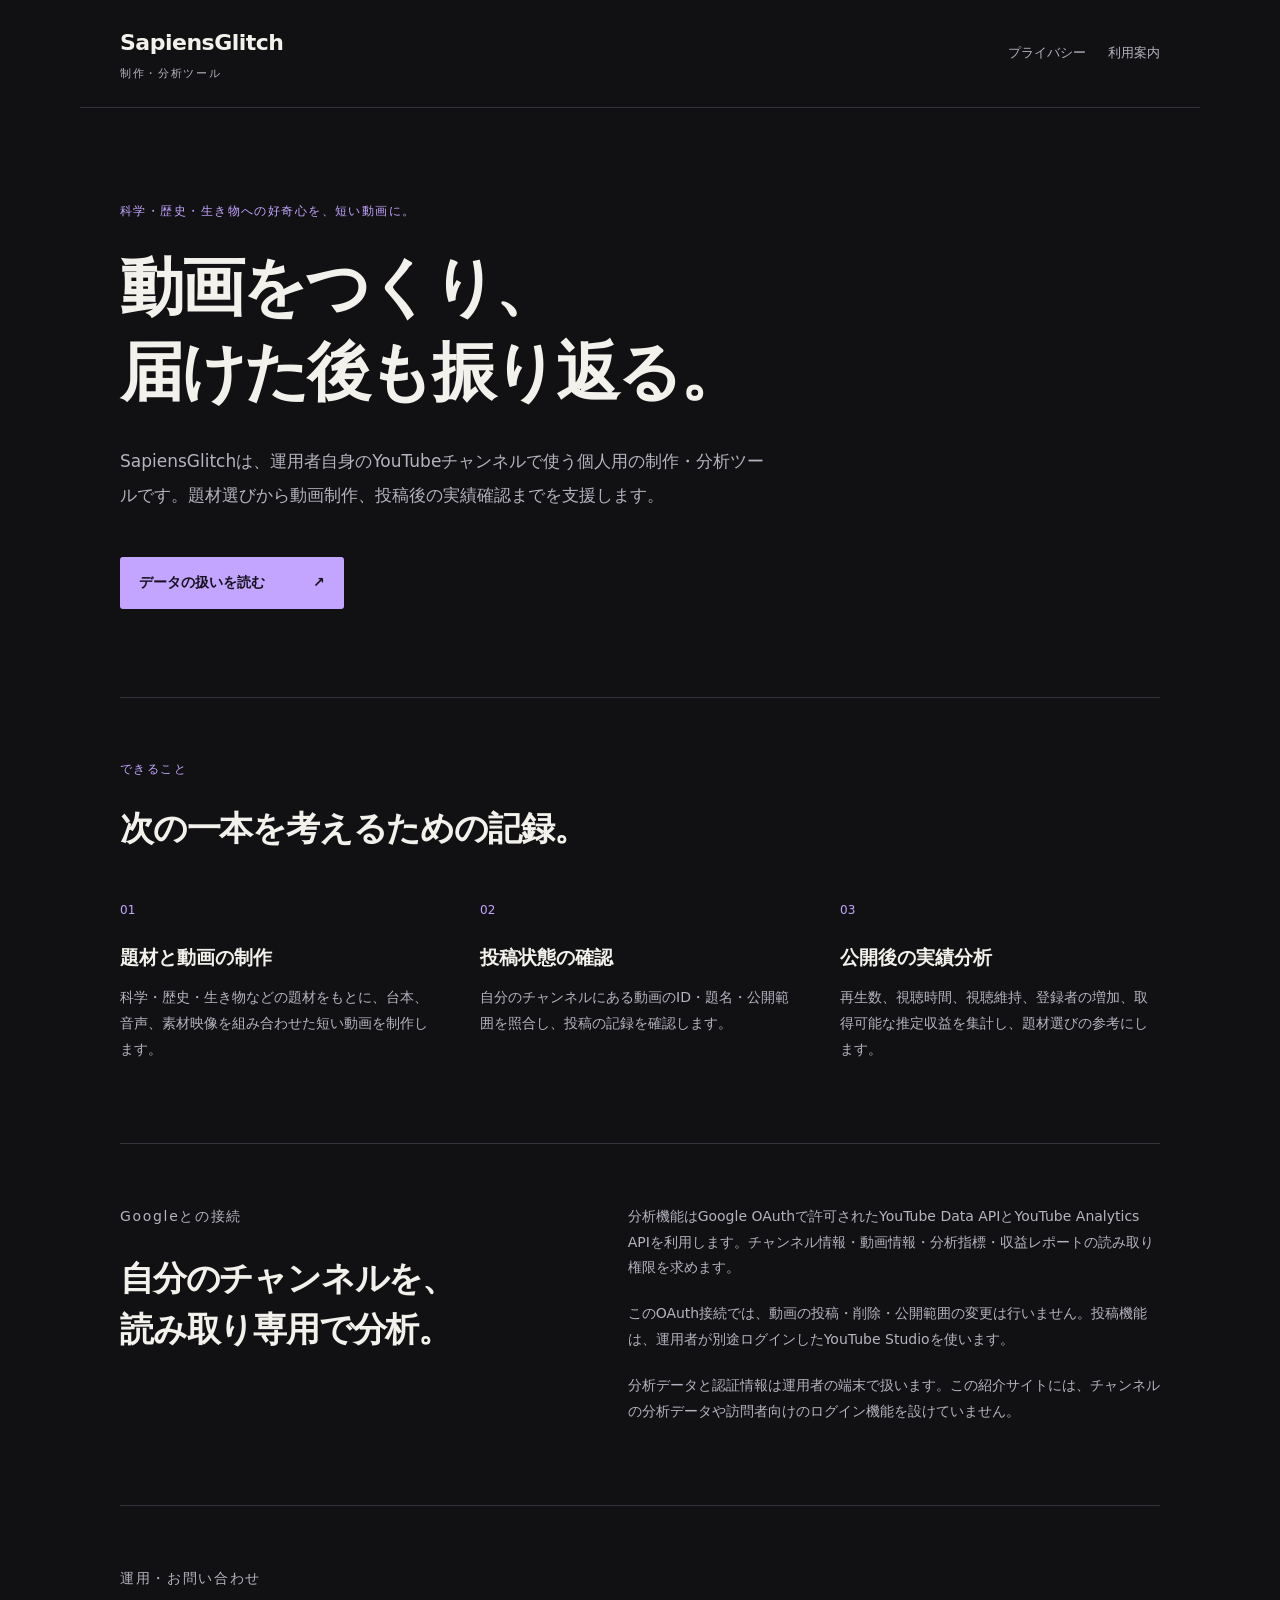
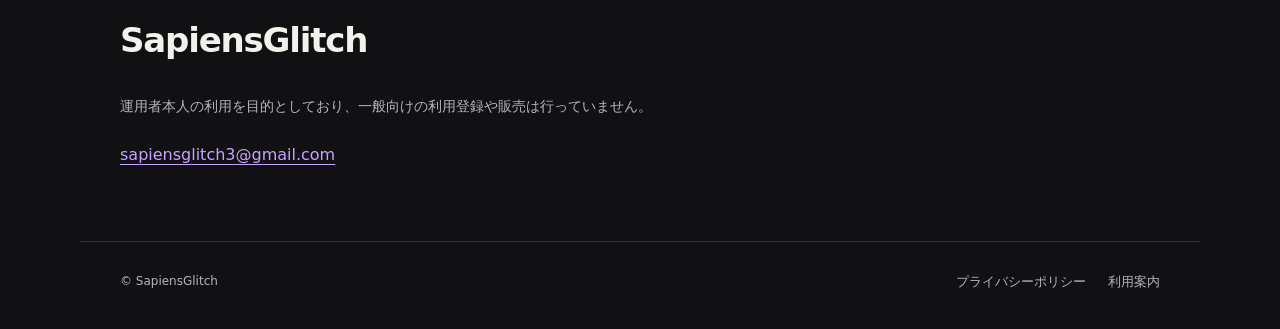
<file: index.html>
<!doctype html>
<html lang="ja">
<head>
  <meta charset="utf-8"><meta name="viewport" content="width=device-width, initial-scale=1">
  <meta name="google-site-verification" content="OR5h4uOmmABGATlJoqpZGe2ouieahJlwTH4jXGAMpkk">
  <meta name="description" content="SapiensGlitchは、運用者自身のYouTubeチャンネルの動画制作と実績分析を支援する個人用ツールです。">
  <title>SapiensGlitch — 動画制作とチャンネル分析</title>
  <link rel="stylesheet" href="styles.css">
</head>
<body>
  <a class="skip" href="#main">本文へ移動</a>
  <header class="shell"><a class="brand" href="index.html">SapiensGlitch<span>制作・分析ツール</span></a><nav aria-label="メイン"><a href="privacy.html">プライバシー</a><a href="terms.html">利用案内</a></nav></header>
  <main id="main" class="shell">
    <section class="hero">
      <p class="eyebrow">科学・歴史・生き物への好奇心を、短い動画に。</p>
      <h1>動画をつくり、<br>届けた後も振り返る。</h1>
      <p class="lead">SapiensGlitchは、運用者自身のYouTubeチャンネルで使う個人用の制作・分析ツールです。題材選びから動画制作、投稿後の実績確認までを支援します。</p>
      <a class="button" href="privacy.html">データの扱いを読む <span aria-hidden="true">↗</span></a>
    </section>
    <section class="section" aria-labelledby="purpose"><p class="eyebrow">できること</p><h2 id="purpose">次の一本を考えるための記録。</h2><div class="features">
      <article><span class="number">01</span><h3>題材と動画の制作</h3><p>科学・歴史・生き物などの題材をもとに、台本、音声、素材映像を組み合わせた短い動画を制作します。</p></article>
      <article><span class="number">02</span><h3>投稿状態の確認</h3><p>自分のチャンネルにある動画のID・題名・公開範囲を照合し、投稿の記録を確認します。</p></article>
      <article><span class="number">03</span><h3>公開後の実績分析</h3><p>再生数、視聴時間、視聴維持、登録者の増加、取得可能な推定収益を集計し、題材選びの参考にします。</p></article>
    </div></section>
    <section class="section connection" aria-labelledby="connection"><div><p class="eyebrow">Googleとの接続</p><h2 id="connection">自分のチャンネルを、<br>読み取り専用で分析。</h2></div><div><p>分析機能はGoogle OAuthで許可されたYouTube Data APIとYouTube Analytics APIを利用します。チャンネル情報・動画情報・分析指標・収益レポートの読み取り権限を求めます。</p><p>このOAuth接続では、動画の投稿・削除・公開範囲の変更は行いません。投稿機能は、運用者が別途ログインしたYouTube Studioを使います。</p><p>分析データと認証情報は運用者の端末で扱います。この紹介サイトには、チャンネルの分析データや訪問者向けのログイン機能を設けていません。</p></div></section>
    <section class="section contact" aria-labelledby="contact"><p class="eyebrow">運用・お問い合わせ</p><h2 id="contact">SapiensGlitch</h2><p>運用者本人の利用を目的としており、一般向けの利用登録や販売は行っていません。</p><a href="mailto:sapiensglitch3@gmail.com">sapiensglitch3@gmail.com</a></section>
  </main>
  <footer class="shell"><span>© SapiensGlitch</span><nav aria-label="関連情報"><a href="privacy.html">プライバシーポリシー</a><a href="terms.html">利用案内</a></nav></footer>
</body>
</html>
</file>
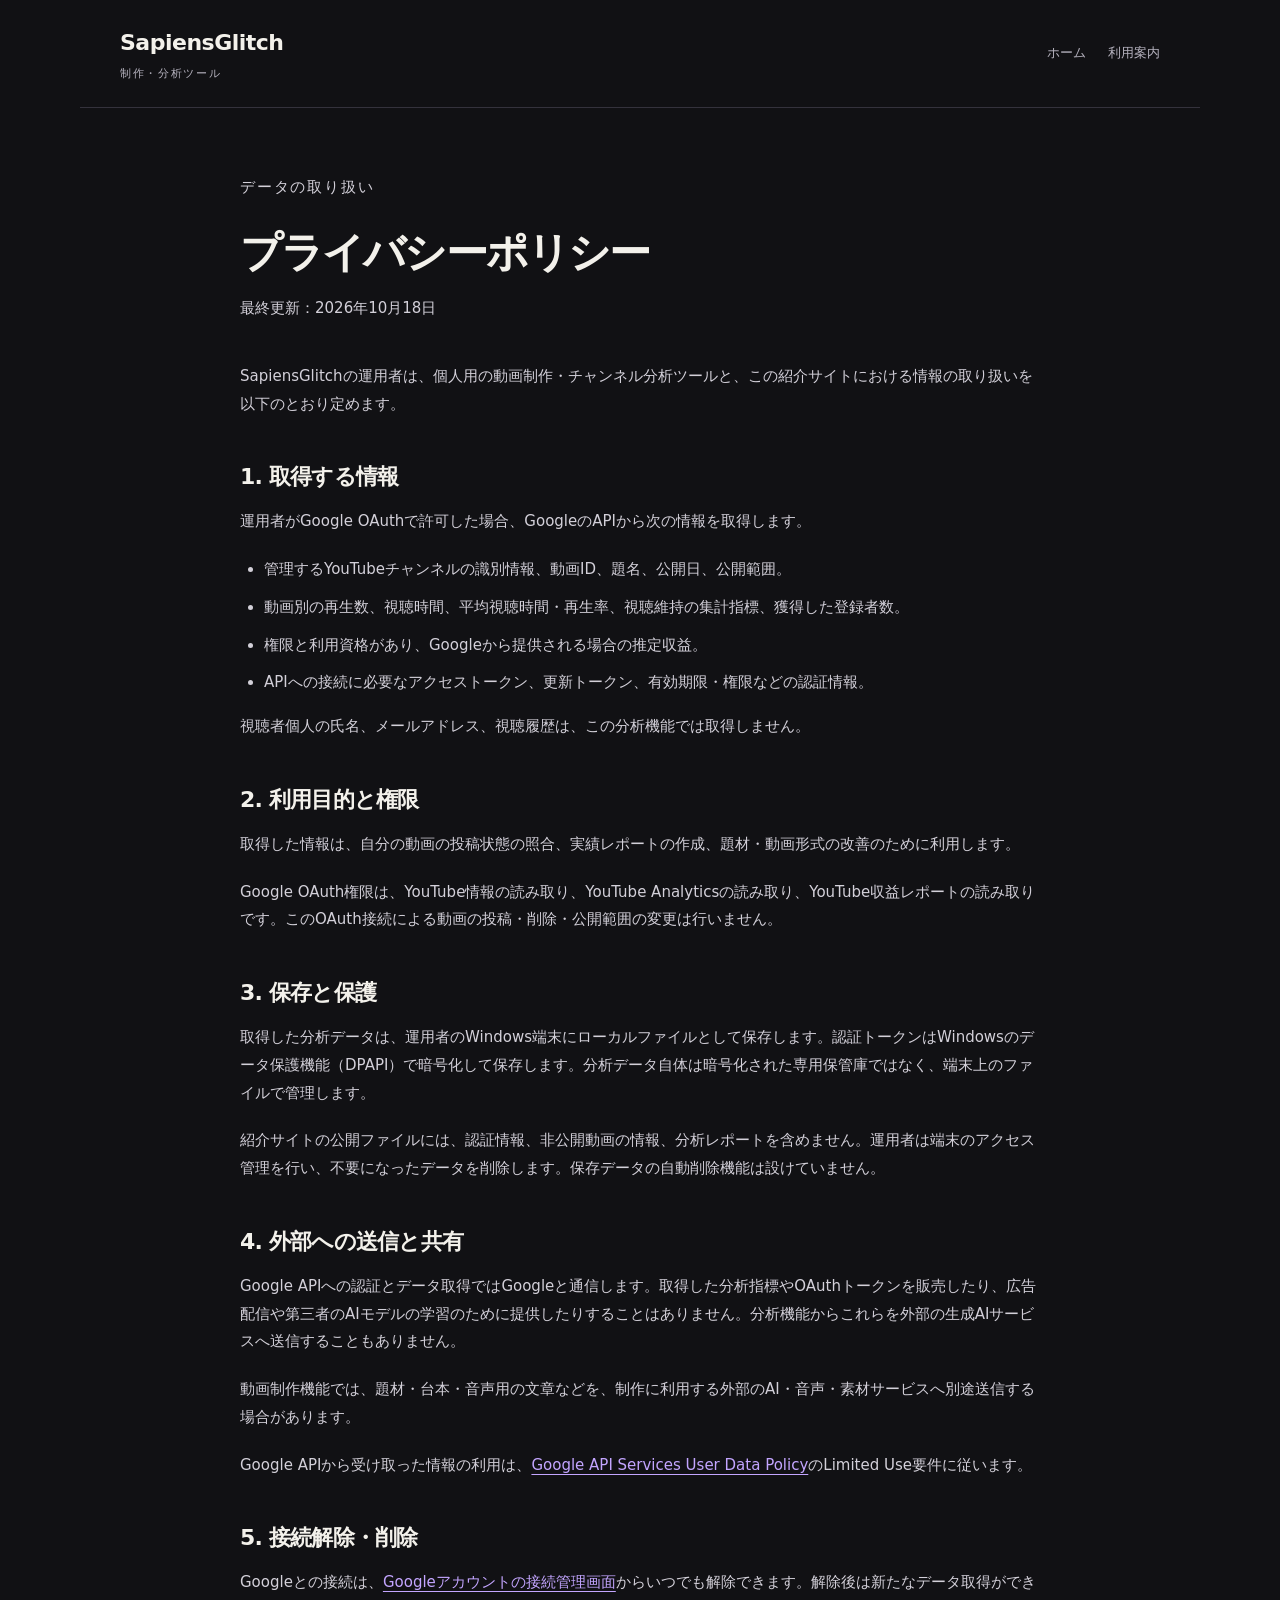
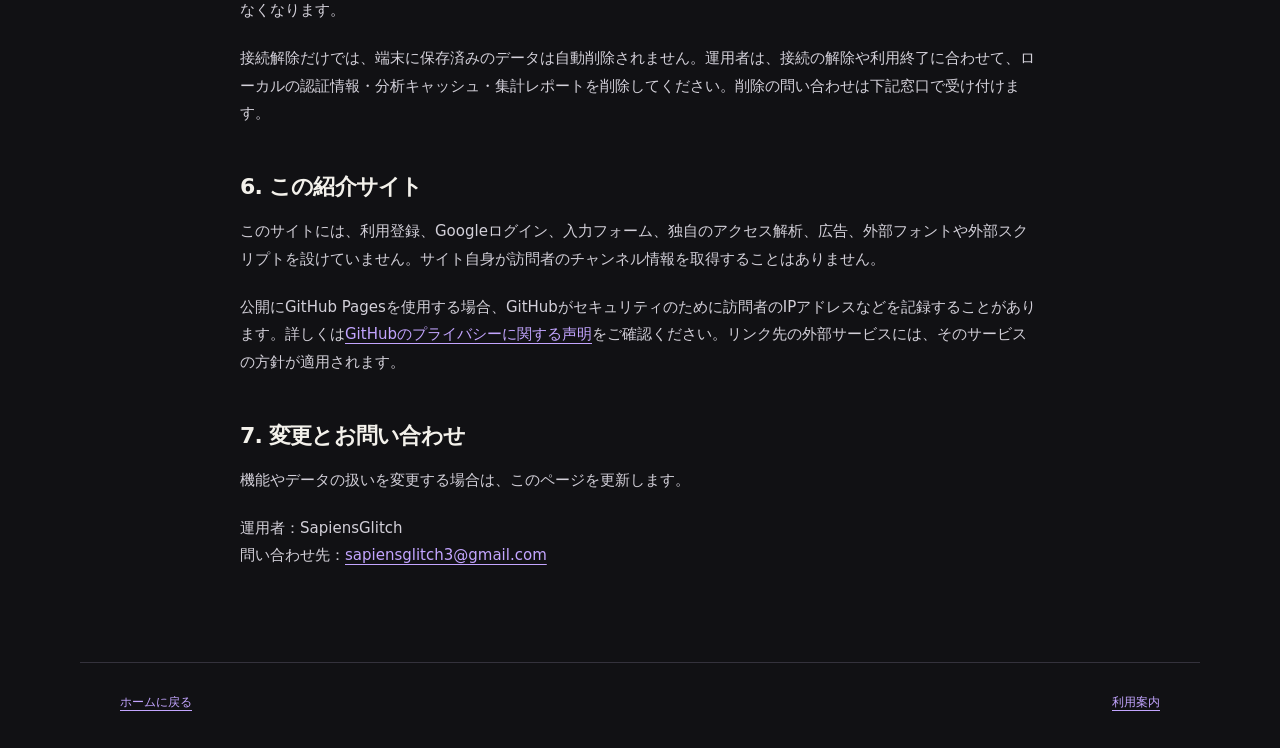
<file: privacy.html>
<!doctype html>
<html lang="ja">
<head><meta charset="utf-8"><meta name="viewport" content="width=device-width, initial-scale=1"><meta name="description" content="SapiensGlitchのYouTube連携で取得するデータ、利用目的、保存、接続解除について説明します。"><title>プライバシーポリシー | SapiensGlitch</title><link rel="stylesheet" href="styles.css"></head>
<body>
  <a class="skip" href="#main">本文へ移動</a>
  <header class="shell"><a class="brand" href="index.html">SapiensGlitch<span>制作・分析ツール</span></a><nav aria-label="メイン"><a href="index.html">ホーム</a><a href="terms.html">利用案内</a></nav></header>
  <main id="main" class="shell document">
    <p class="eyebrow">データの取り扱い</p><h1>プライバシーポリシー</h1><p class="date">最終更新：2026年10月18日</p>
    <p>SapiensGlitchの運用者は、個人用の動画制作・チャンネル分析ツールと、この紹介サイトにおける情報の取り扱いを以下のとおり定めます。</p>
    <section><h2>1. 取得する情報</h2><p>運用者がGoogle OAuthで許可した場合、GoogleのAPIから次の情報を取得します。</p><ul><li>管理するYouTubeチャンネルの識別情報、動画ID、題名、公開日、公開範囲。</li><li>動画別の再生数、視聴時間、平均視聴時間・再生率、視聴維持の集計指標、獲得した登録者数。</li><li>権限と利用資格があり、Googleから提供される場合の推定収益。</li><li>APIへの接続に必要なアクセストークン、更新トークン、有効期限・権限などの認証情報。</li></ul><p>視聴者個人の氏名、メールアドレス、視聴履歴は、この分析機能では取得しません。</p></section>
    <section><h2>2. 利用目的と権限</h2><p>取得した情報は、自分の動画の投稿状態の照合、実績レポートの作成、題材・動画形式の改善のために利用します。</p><p>Google OAuth権限は、YouTube情報の読み取り、YouTube Analyticsの読み取り、YouTube収益レポートの読み取りです。このOAuth接続による動画の投稿・削除・公開範囲の変更は行いません。</p></section>
    <section><h2>3. 保存と保護</h2><p>取得した分析データは、運用者のWindows端末にローカルファイルとして保存します。認証トークンはWindowsのデータ保護機能（DPAPI）で暗号化して保存します。分析データ自体は暗号化された専用保管庫ではなく、端末上のファイルで管理します。</p><p>紹介サイトの公開ファイルには、認証情報、非公開動画の情報、分析レポートを含めません。運用者は端末のアクセス管理を行い、不要になったデータを削除します。保存データの自動削除機能は設けていません。</p></section>
    <section><h2>4. 外部への送信と共有</h2><p>Google APIへの認証とデータ取得ではGoogleと通信します。取得した分析指標やOAuthトークンを販売したり、広告配信や第三者のAIモデルの学習のために提供したりすることはありません。分析機能からこれらを外部の生成AIサービスへ送信することもありません。</p><p>動画制作機能では、題材・台本・音声用の文章などを、制作に利用する外部のAI・音声・素材サービスへ別途送信する場合があります。</p><p>Google APIから受け取った情報の利用は、<a href="https://developers.google.com/terms/api-services-user-data-policy">Google API Services User Data Policy</a>のLimited Use要件に従います。</p></section>
    <section><h2>5. 接続解除・削除</h2><p>Googleとの接続は、<a href="https://myaccount.google.com/connections">Googleアカウントの接続管理画面</a>からいつでも解除できます。解除後は新たなデータ取得ができなくなります。</p><p>接続解除だけでは、端末に保存済みのデータは自動削除されません。運用者は、接続の解除や利用終了に合わせて、ローカルの認証情報・分析キャッシュ・集計レポートを削除してください。削除の問い合わせは下記窓口で受け付けます。</p></section>
    <section><h2>6. この紹介サイト</h2><p>このサイトには、利用登録、Googleログイン、入力フォーム、独自のアクセス解析、広告、外部フォントや外部スクリプトを設けていません。サイト自身が訪問者のチャンネル情報を取得することはありません。</p><p>公開にGitHub Pagesを使用する場合、GitHubがセキュリティのために訪問者のIPアドレスなどを記録することがあります。詳しくは<a href="https://docs.github.com/en/site-policy/privacy-policies/github-general-privacy-statement">GitHubのプライバシーに関する声明</a>をご確認ください。リンク先の外部サービスには、そのサービスの方針が適用されます。</p></section>
    <section><h2>7. 変更とお問い合わせ</h2><p>機能やデータの扱いを変更する場合は、このページを更新します。</p><p>運用者：SapiensGlitch<br>問い合わせ先：<a href="mailto:sapiensglitch3@gmail.com">sapiensglitch3@gmail.com</a></p></section>
  </main><footer class="shell"><a href="index.html">ホームに戻る</a><a href="terms.html">利用案内</a></footer>
</body>
</html>
</file>
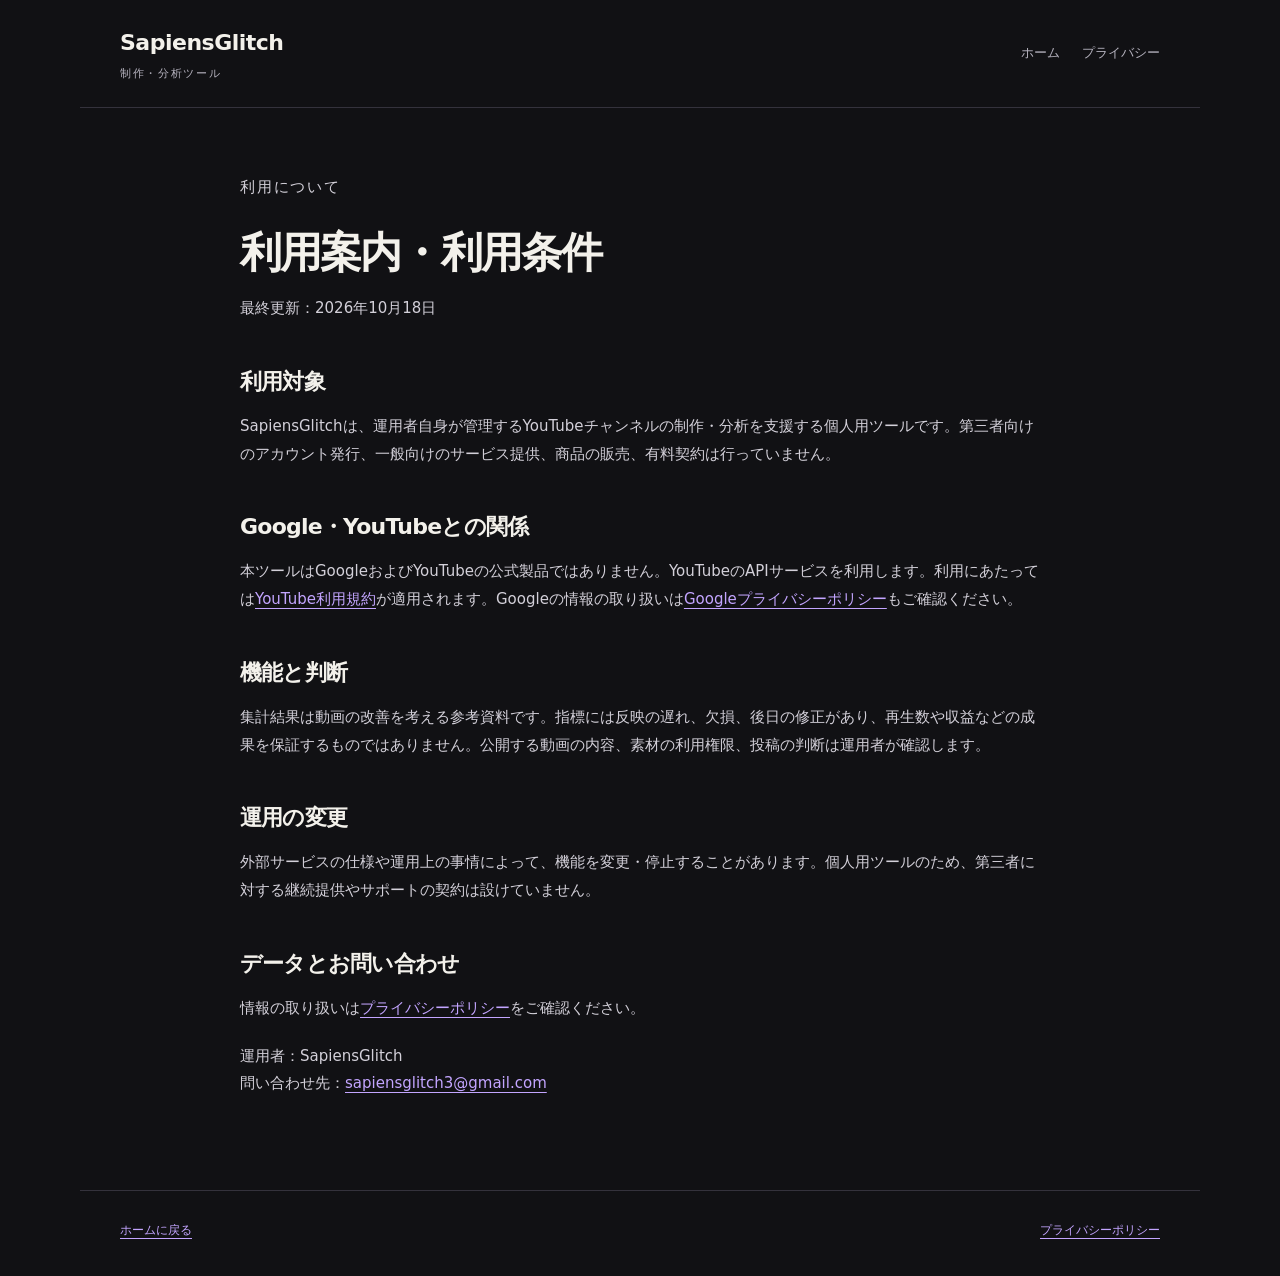
<file: terms.html>
<!doctype html>
<html lang="ja">
<head><meta charset="utf-8"><meta name="viewport" content="width=device-width, initial-scale=1"><meta name="description" content="SapiensGlitchの利用対象、提供機能、問い合わせ先について説明します。"><title>利用案内・利用条件 | SapiensGlitch</title><link rel="stylesheet" href="styles.css"></head>
<body>
  <a class="skip" href="#main">本文へ移動</a>
  <header class="shell"><a class="brand" href="index.html">SapiensGlitch<span>制作・分析ツール</span></a><nav aria-label="メイン"><a href="index.html">ホーム</a><a href="privacy.html">プライバシー</a></nav></header>
  <main id="main" class="shell document"><p class="eyebrow">利用について</p><h1>利用案内・利用条件</h1><p class="date">最終更新：2026年10月18日</p>
    <section><h2>利用対象</h2><p>SapiensGlitchは、運用者自身が管理するYouTubeチャンネルの制作・分析を支援する個人用ツールです。第三者向けのアカウント発行、一般向けのサービス提供、商品の販売、有料契約は行っていません。</p></section>
    <section><h2>Google・YouTubeとの関係</h2><p>本ツールはGoogleおよびYouTubeの公式製品ではありません。YouTubeのAPIサービスを利用します。利用にあたっては<a href="https://www.youtube.com/t/terms">YouTube利用規約</a>が適用されます。Googleの情報の取り扱いは<a href="https://policies.google.com/privacy">Googleプライバシーポリシー</a>もご確認ください。</p></section>
    <section><h2>機能と判断</h2><p>集計結果は動画の改善を考える参考資料です。指標には反映の遅れ、欠損、後日の修正があり、再生数や収益などの成果を保証するものではありません。公開する動画の内容、素材の利用権限、投稿の判断は運用者が確認します。</p></section>
    <section><h2>運用の変更</h2><p>外部サービスの仕様や運用上の事情によって、機能を変更・停止することがあります。個人用ツールのため、第三者に対する継続提供やサポートの契約は設けていません。</p></section>
    <section><h2>データとお問い合わせ</h2><p>情報の取り扱いは<a href="privacy.html">プライバシーポリシー</a>をご確認ください。</p><p>運用者：SapiensGlitch<br>問い合わせ先：<a href="mailto:sapiensglitch3@gmail.com">sapiensglitch3@gmail.com</a></p></section>
  </main><footer class="shell"><a href="index.html">ホームに戻る</a><a href="privacy.html">プライバシーポリシー</a></footer>
</body>
</html>
</file>
<file: styles.css>
:root { color-scheme:dark; --bg:#111114; --text:#f3f1eb; --muted:#b6b3bf; --line:#34323c; --accent:#c3a5ff; }
* { box-sizing:border-box; }
body { margin:0; background:var(--bg); color:var(--text); font-family:system-ui,-apple-system,"Segoe UI","Yu Gothic",sans-serif; line-height:1.85; }
a { color:var(--accent); text-underline-offset:4px; }
a:hover { color:#e3d4ff; }
a:focus-visible { outline:3px solid var(--accent); outline-offset:5px; }
.shell { max-width:1120px; margin:auto; padding-left:40px; padding-right:40px; }
.skip { position:absolute; top:-100px; left:16px; background:var(--text); color:var(--bg); padding:8px 16px; z-index:10; }
.skip:focus { top:8px; }
header { display:flex; justify-content:space-between; align-items:center; gap:24px; min-height:108px; border-bottom:1px solid var(--line); }
.brand { color:var(--text); font-size:22px; font-weight:750; letter-spacing:-.5px; text-decoration:none; }
.brand span { display:block; font-size:11px; font-weight:450; letter-spacing:.15em; color:var(--muted); }
nav { display:flex; flex-wrap:wrap; gap:22px; font-size:13px; }
nav a { color:var(--muted); text-decoration:none; }
.hero { padding:92px 0 88px; max-width:880px; }
.eyebrow { color:var(--accent); font-size:12px; letter-spacing:.12em; margin:0 0 23px; }
h1 { font-size:clamp(36px,5vw,64px); line-height:1.32; letter-spacing:-.045em; font-weight:650; margin:0 0 30px; }
.lead { color:var(--muted); max-width:660px; font-size:17px; line-height:2; }
.button { display:inline-flex; gap:48px; align-items:center; background:var(--accent); color:#16111f; font-size:14px; font-weight:650; text-decoration:none; padding:13px 19px; margin-top:25px; border-radius:3px; }
.button:hover { background:#d6c1ff; color:#16111f; }
.section { padding:60px 0; border-top:1px solid var(--line); }
h2 { font-size:clamp(24px,3vw,34px); line-height:1.5; letter-spacing:-.035em; font-weight:600; margin:0 0 28px; }
h3 { font-size:19px; margin:16px 0 10px; font-weight:600; }
p { margin:0 0 20px; }
.features { display:grid; grid-template-columns:repeat(3,1fr); gap:40px; margin-top:40px; }
.features p,.connection p,.contact p { color:var(--muted); font-size:14px; }
.number { color:var(--accent); font-size:12px; font-variant-numeric:tabular-nums; }
.connection { display:grid; grid-template-columns:1fr 1.2fr; gap:64px; }
.contact { padding-bottom:72px; }
footer { display:flex; justify-content:space-between; flex-wrap:wrap; gap:20px; padding-top:28px; padding-bottom:35px; border-top:1px solid var(--line); font-size:12px; color:var(--muted); }
.document { max-width:880px; padding-top:66px; padding-bottom:72px; }
.document h1 { font-size:clamp(29px,4vw,42px); margin-bottom:15px; }
.date { color:var(--muted); font-size:12px; margin-bottom:40px; }
.document section { margin-top:42px; }
.document h2 { font-size:22px; margin-bottom:15px; }
.document p,.document li { font-size:15px; color:#d3d0d9; }
.document ul { padding-left:24px; }
.document li { margin-bottom:10px; }
@media (max-width:680px) {
  .shell { padding-left:24px; padding-right:24px; }
  header { align-items:flex-start; padding-top:23px; padding-bottom:23px; min-height:auto; flex-direction:column; gap:15px; }
  nav { gap:20px; font-size:12px; }
  .hero { padding:56px 0 58px; }
  .lead { font-size:15px; }
  .eyebrow { letter-spacing:.06em; }
  .features,.connection { grid-template-columns:1fr; gap:24px; }
  .features article { padding-bottom:15px; }
  .section { padding-top:40px; padding-bottom:40px; }
  .document { padding-top:45px; }
}
</file>
